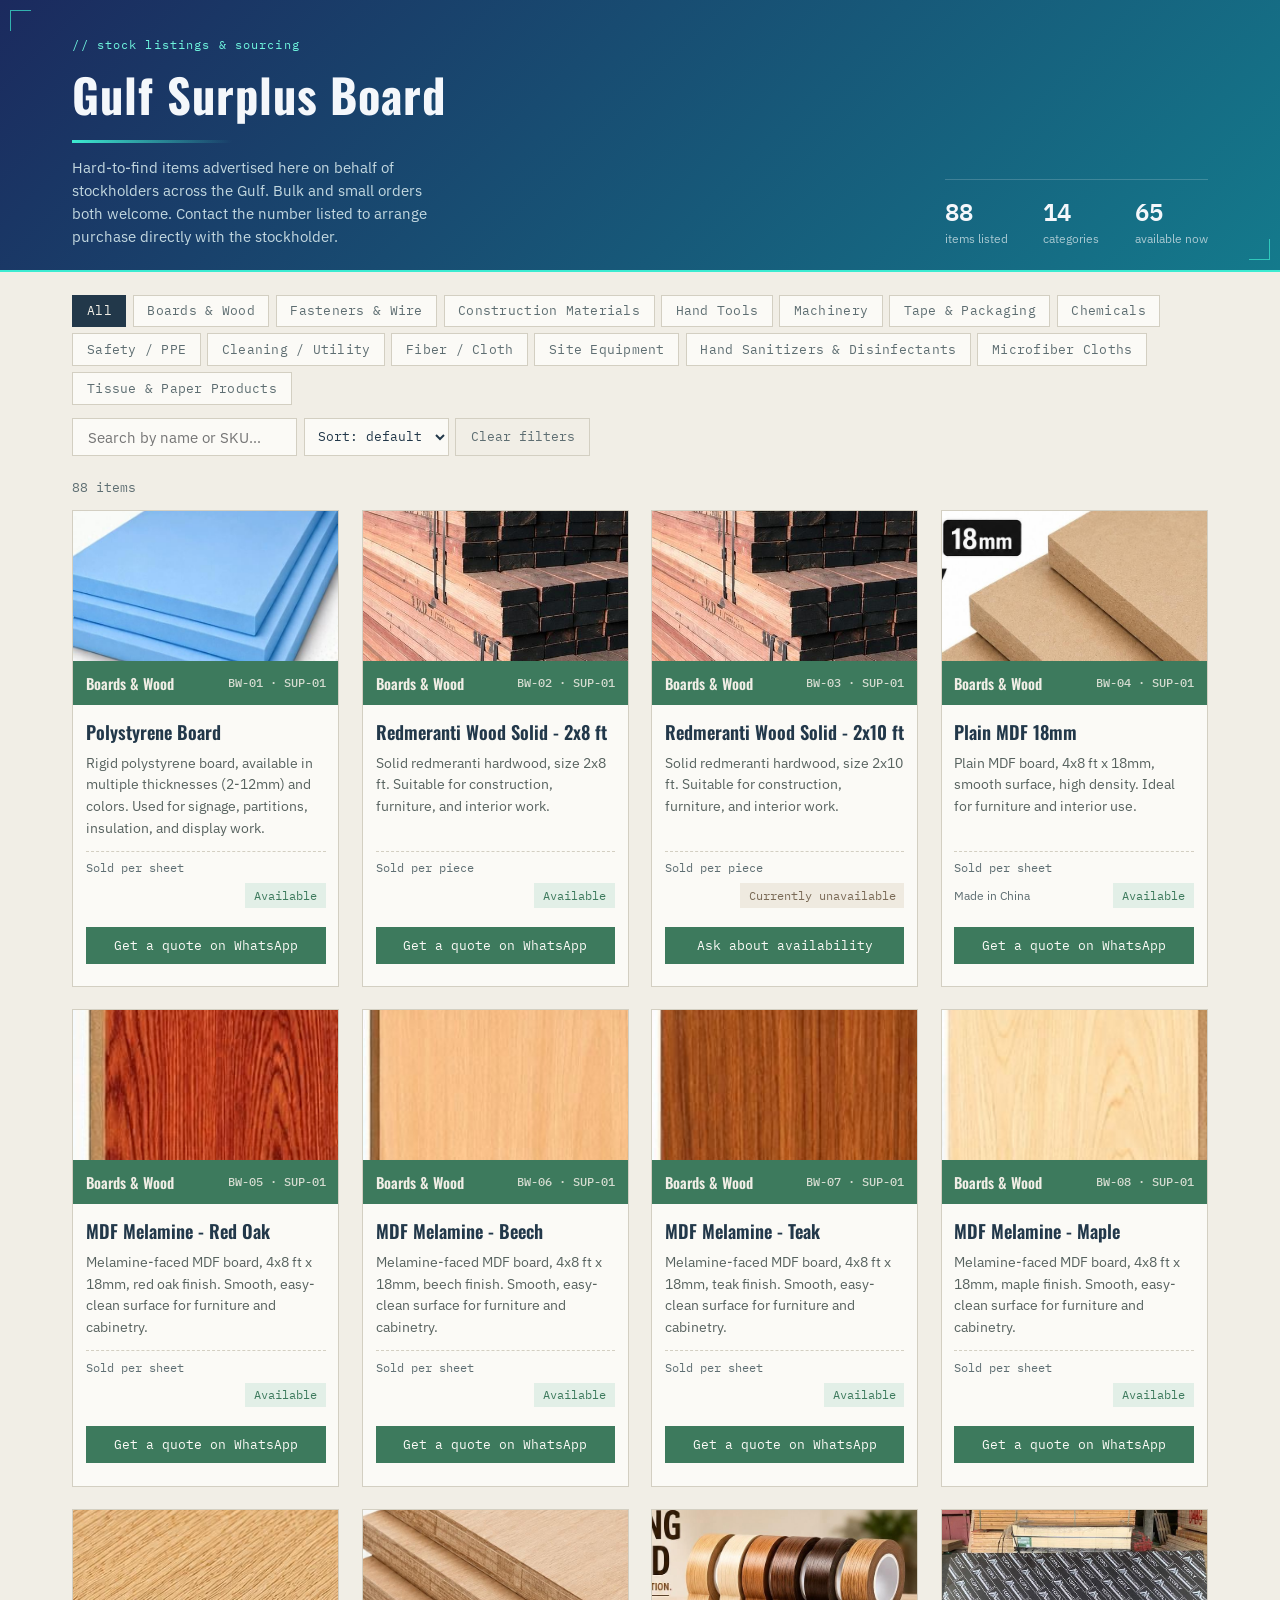
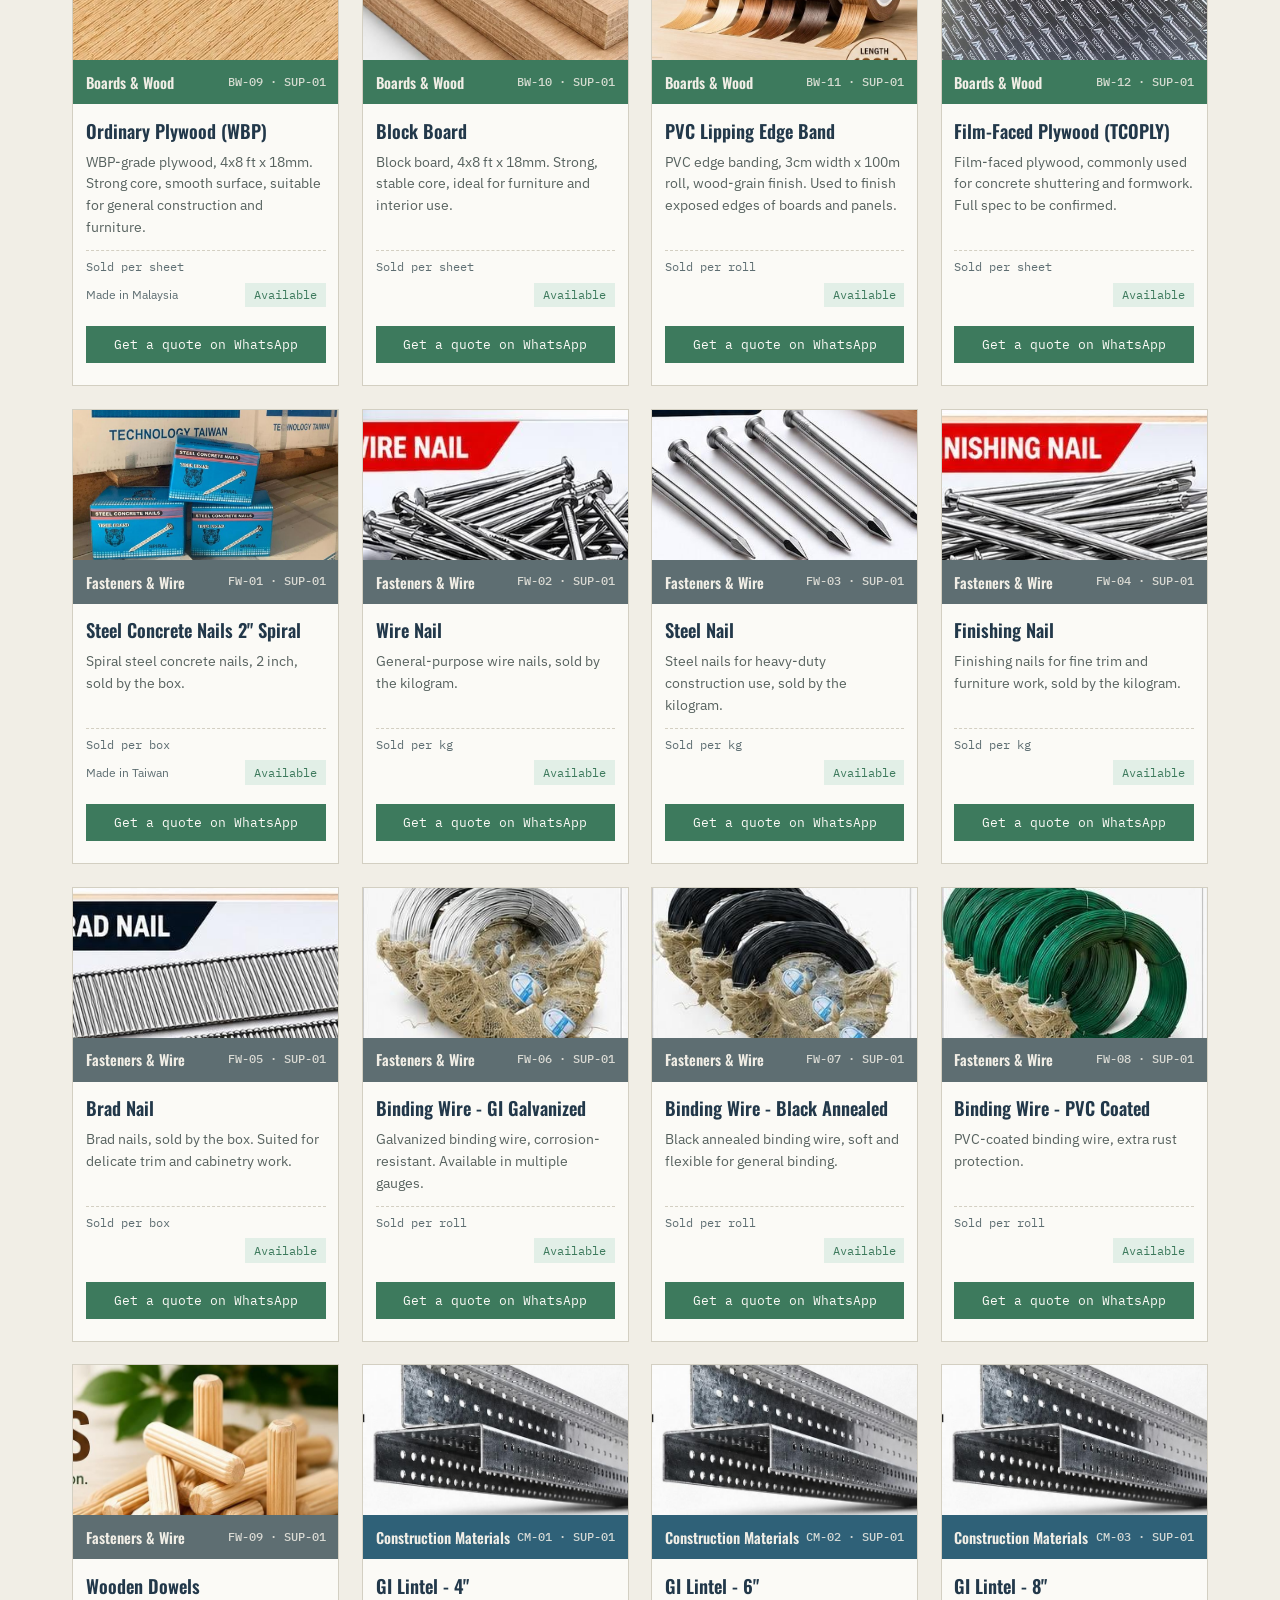
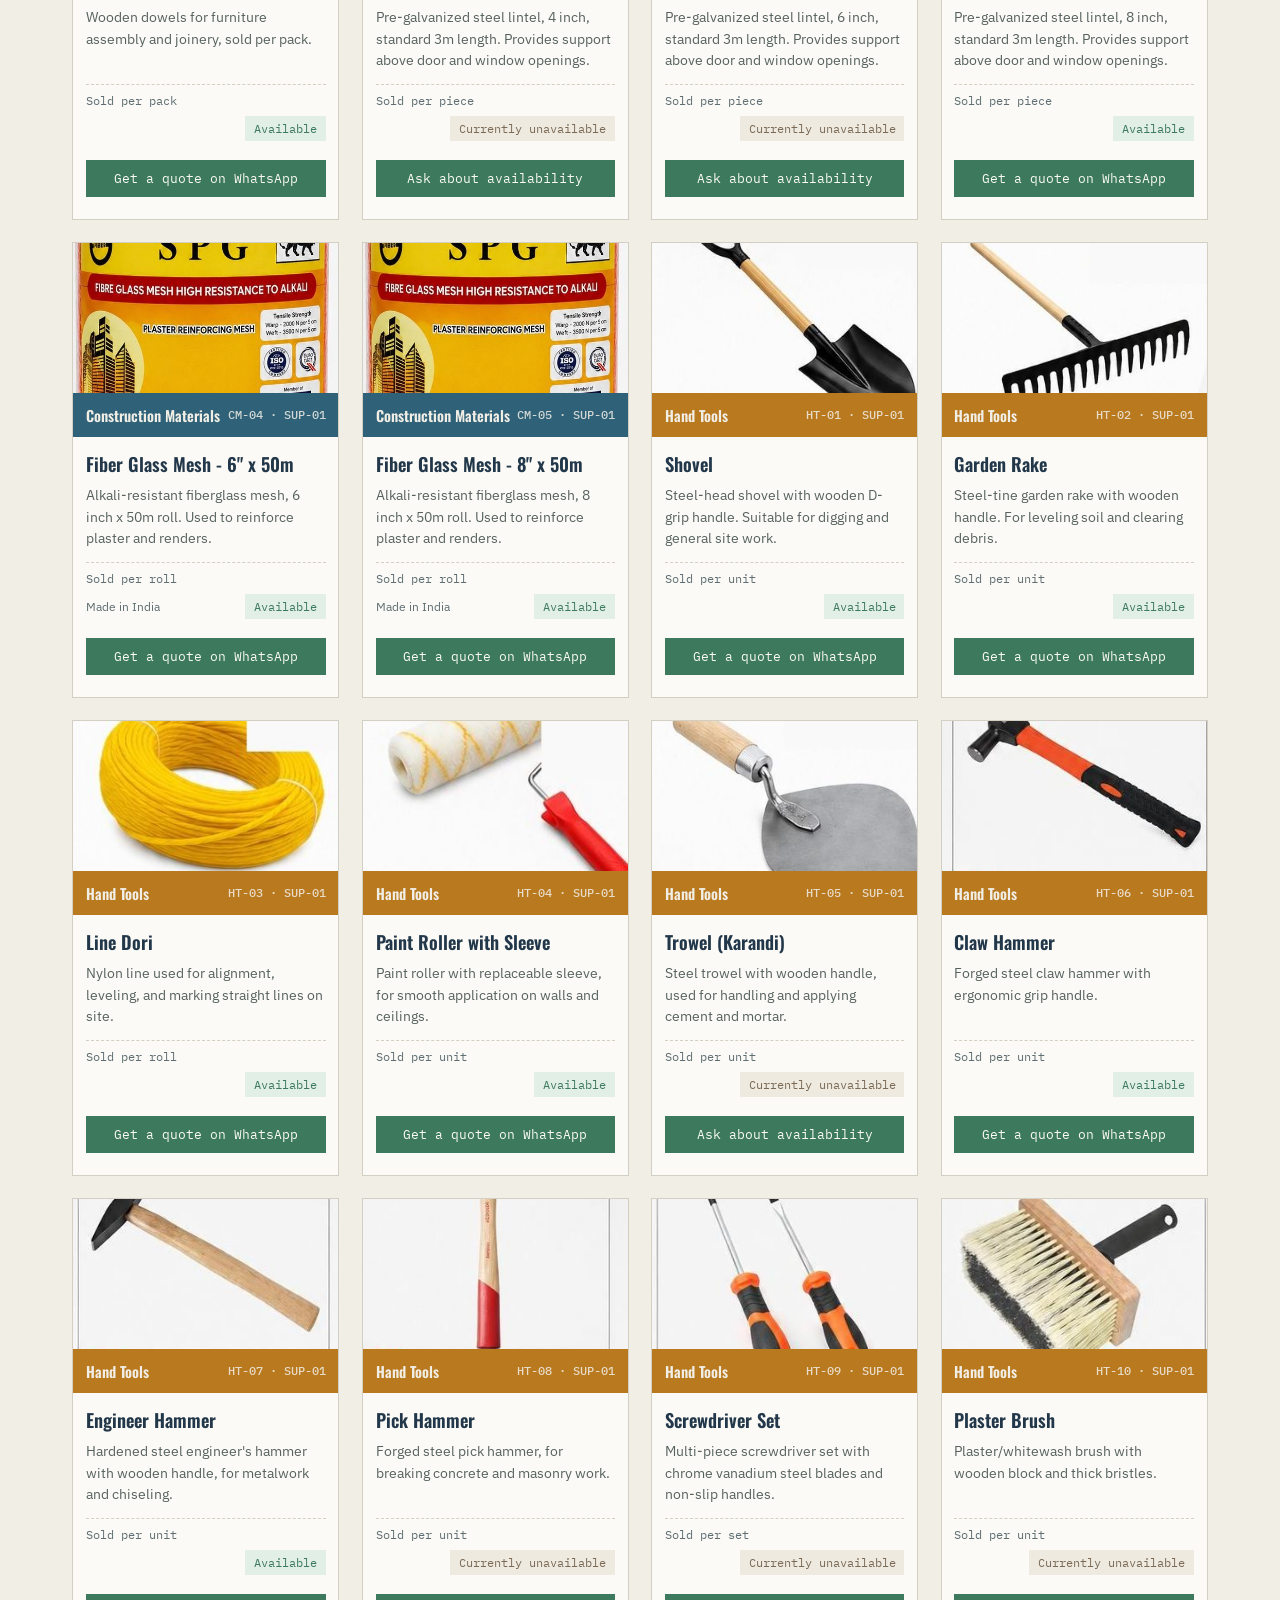
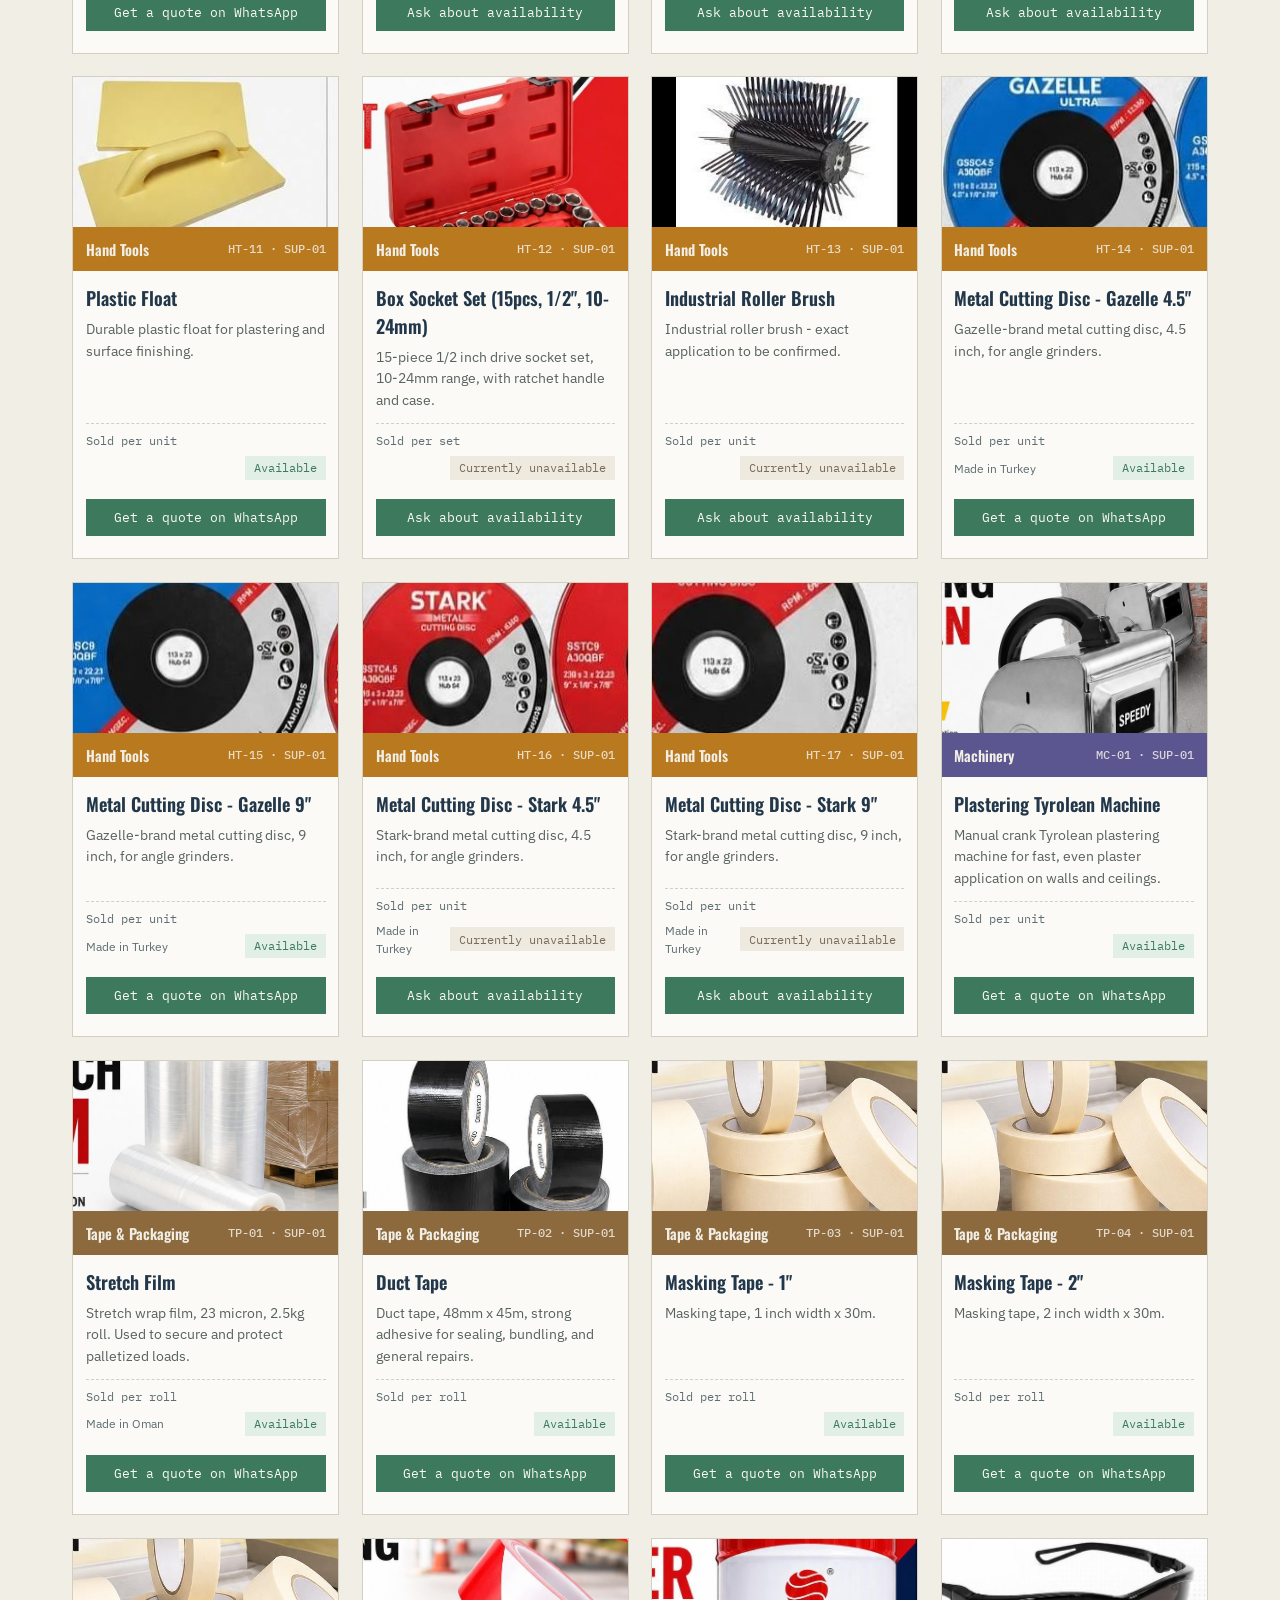
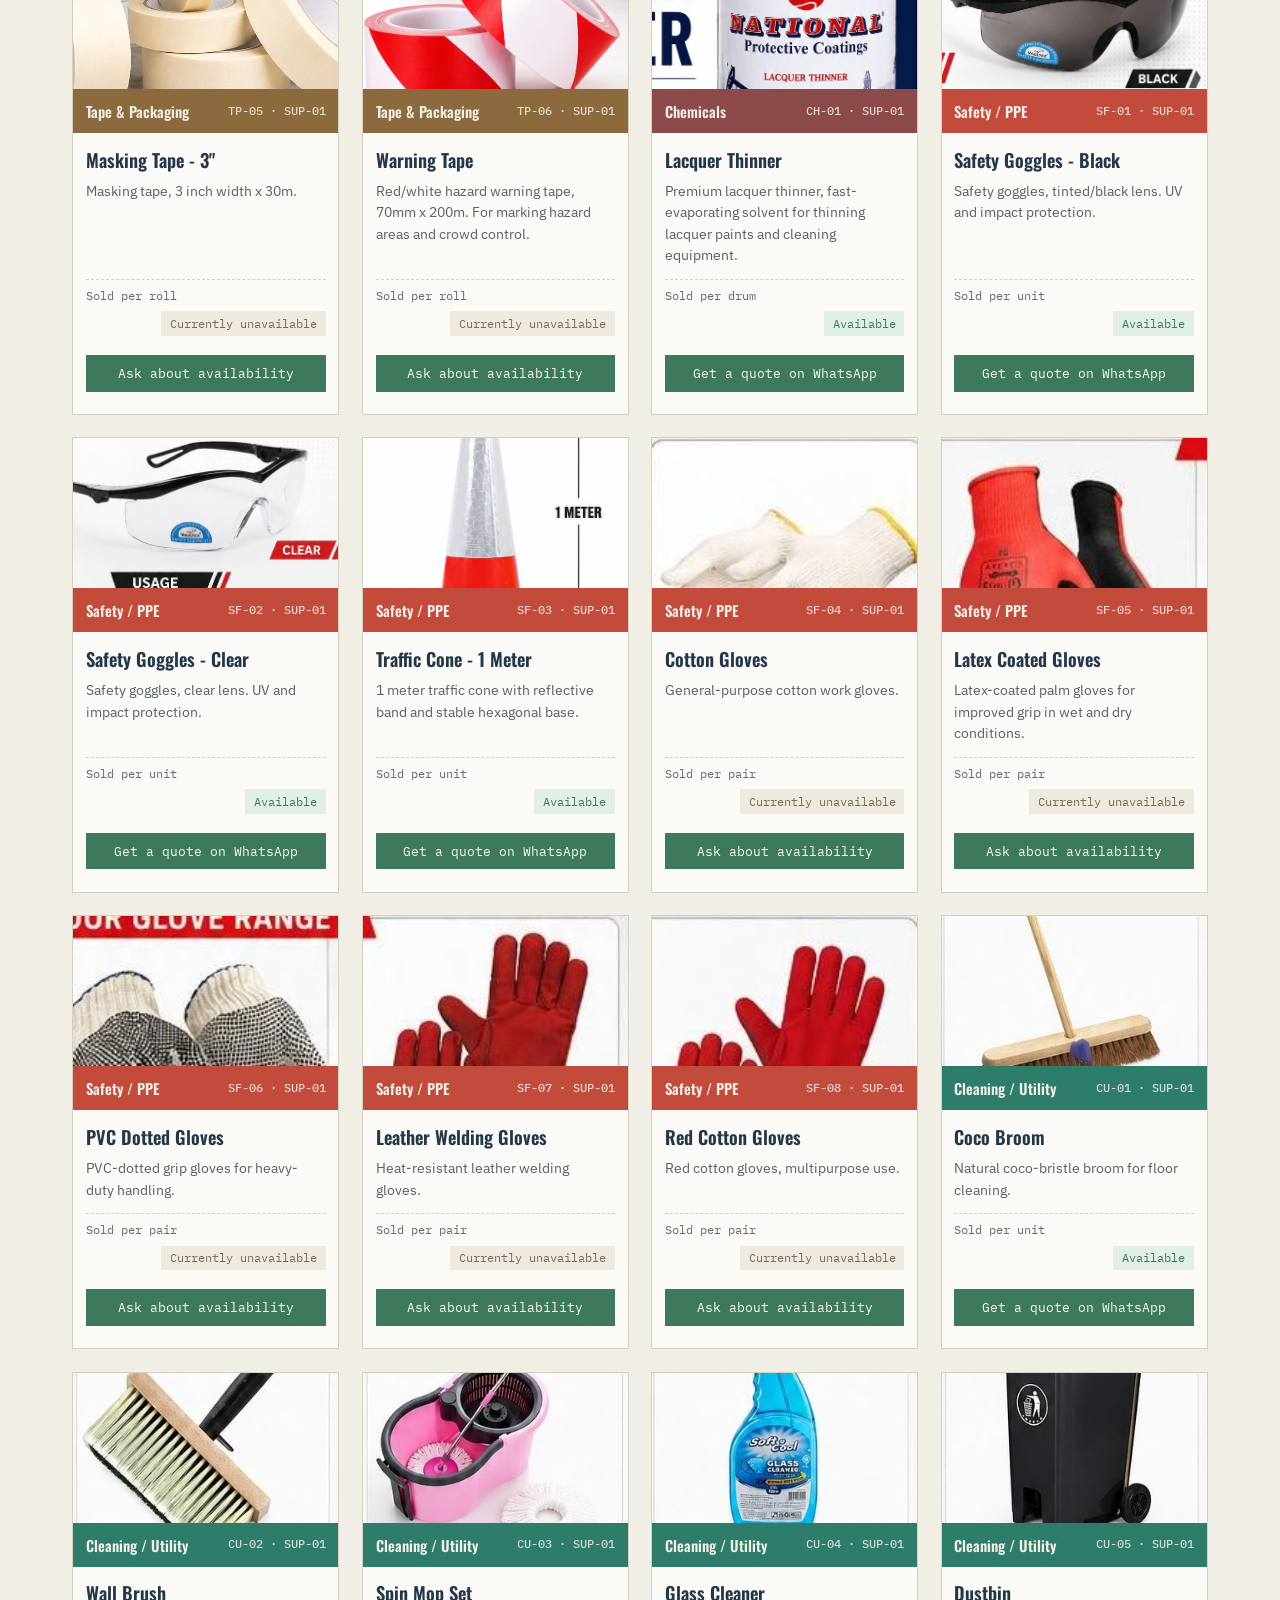
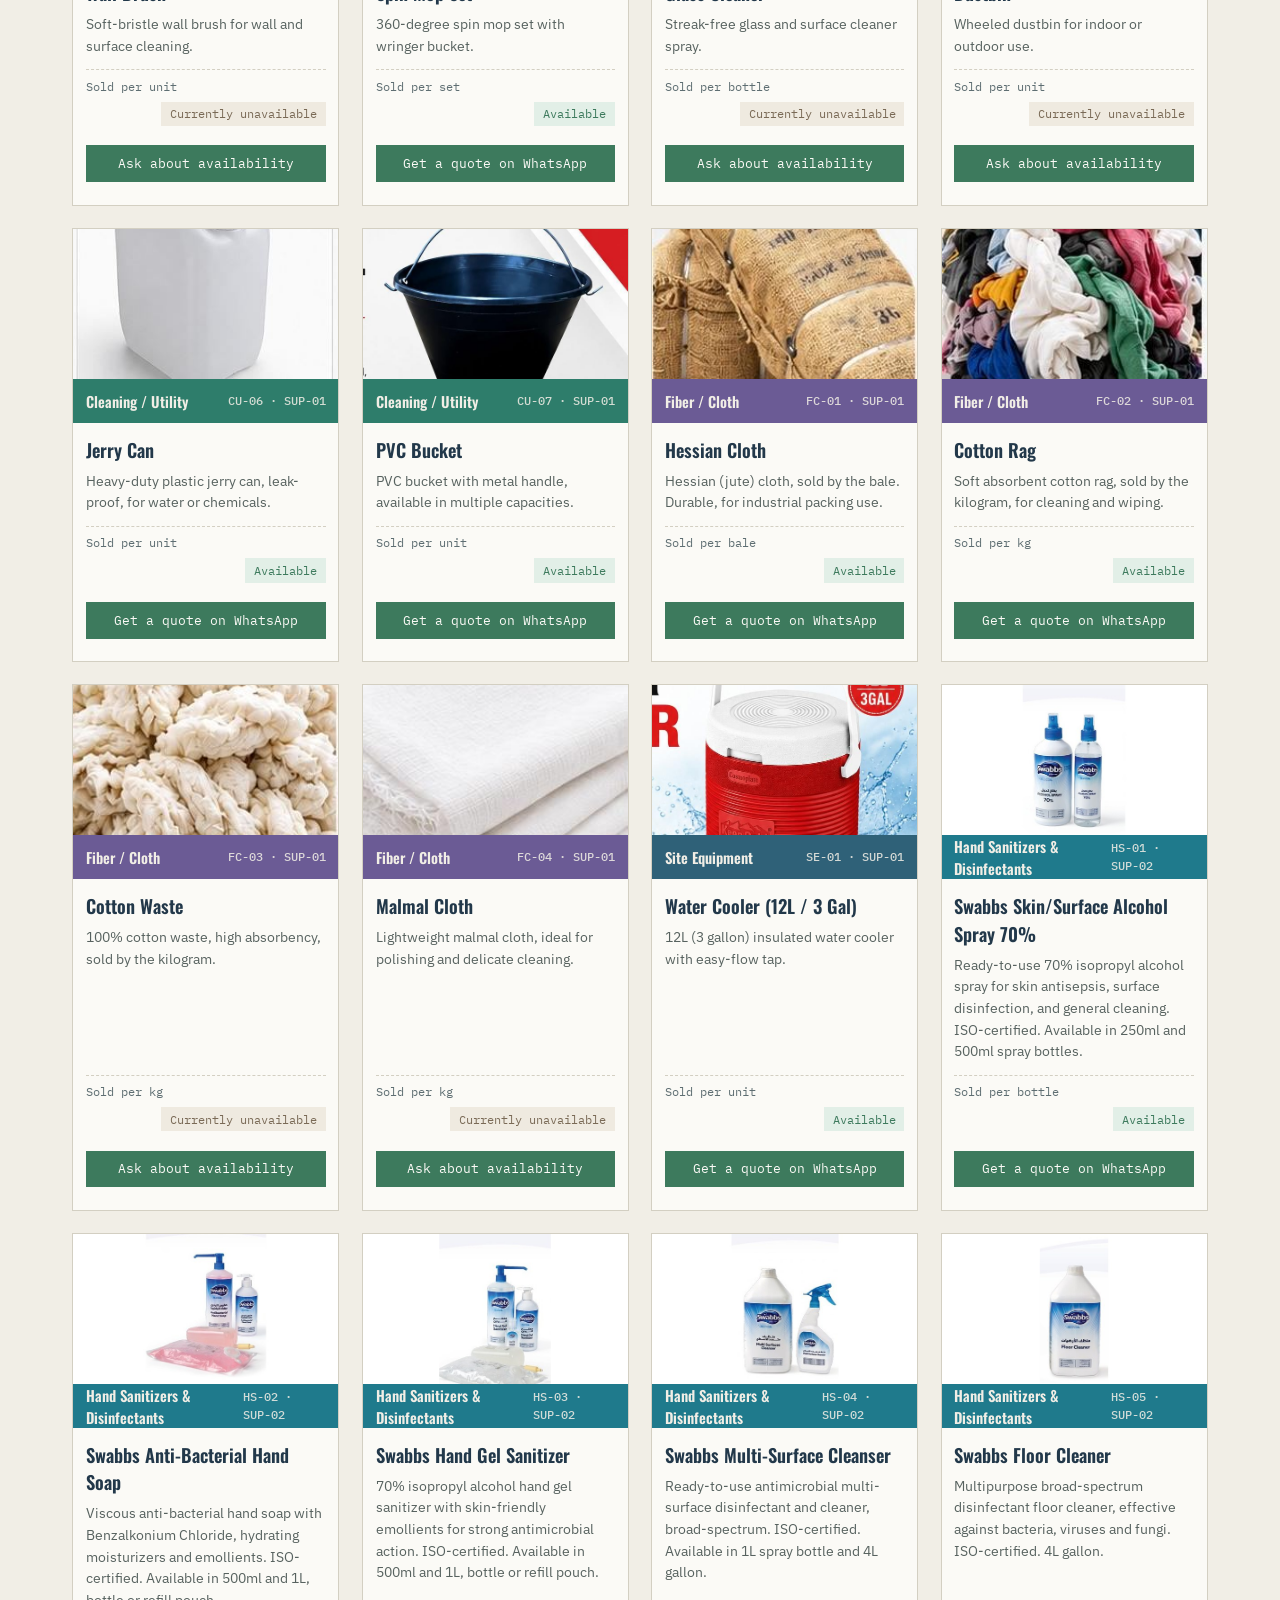
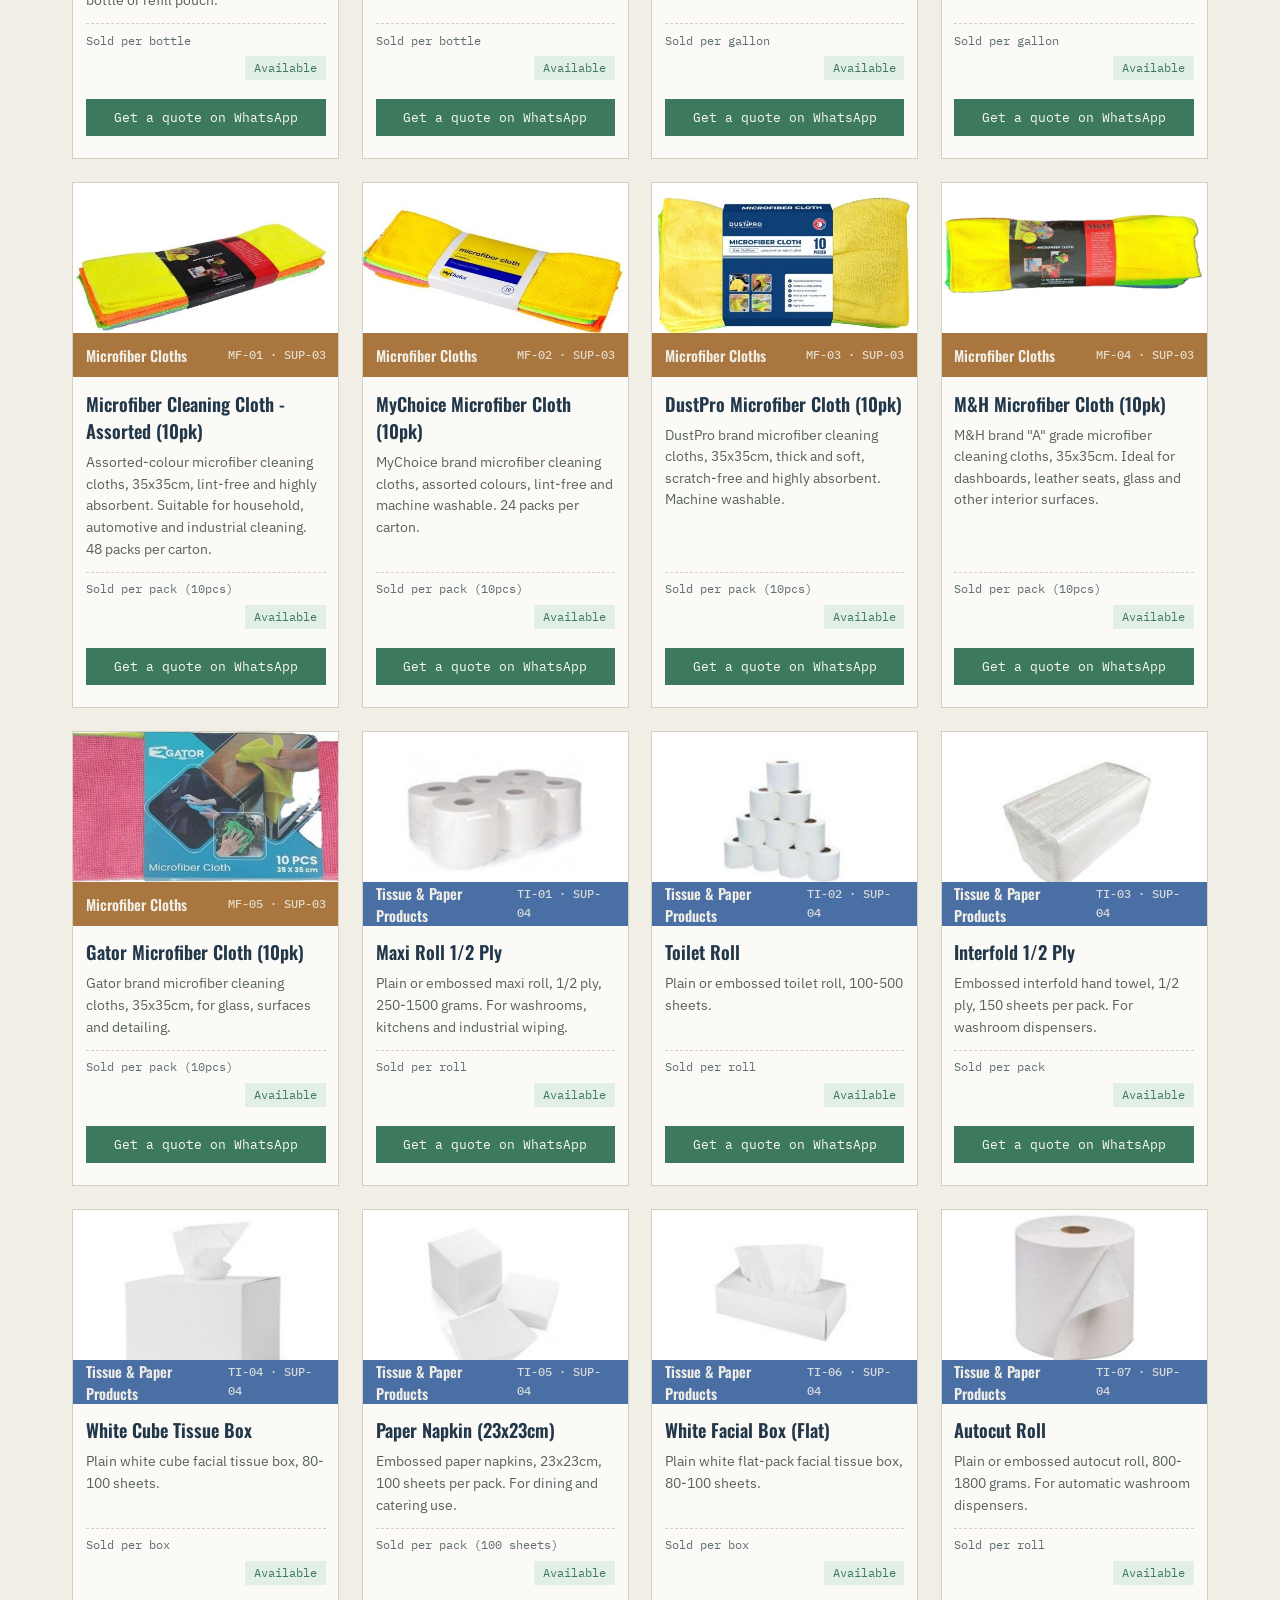
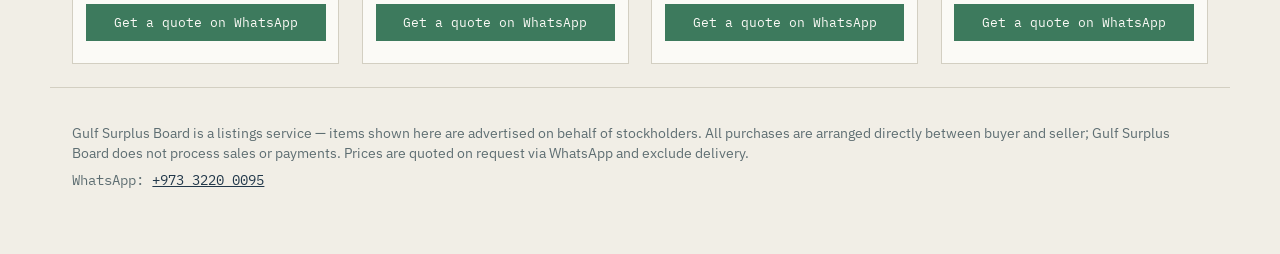
<file: index.html>
<!DOCTYPE html>
<html lang="en">
<head>
<meta charset="UTF-8">
<meta name="viewport" content="width=device-width, initial-scale=1.0">
<title>Gulf Surplus Board — Stock Listings</title>
<link rel="preconnect" href="https://fonts.googleapis.com">
<link href="https://fonts.googleapis.com/css2?family=Oswald:wght@500;600;700&family=IBM+Plex+Sans:wght@400;500&family=IBM+Plex+Mono:wght@500;600&display=swap" rel="stylesheet">
<link rel="stylesheet" href="style.css">
</head>
<body>

<header class="manifest-header">
  <div class="header-inner">
    <div class="brand-block">
      <p class="brand-eyebrow">// stock listings &amp; sourcing</p>
      <h1 class="brand-name">Gulf Surplus Board</h1>
      <div class="brand-underline"></div>
      <p class="tagline">Hard-to-find items advertised here on behalf of stockholders across the Gulf. Bulk and small orders both welcome. Contact the number listed to arrange purchase directly with the stockholder.</p>
    </div>
    <div class="stat-strip" id="stat-strip" aria-label="Catalog summary">
      <div class="stat"><span class="stat-value" id="stat-items">—</span><span class="stat-label">items listed</span></div>
      <div class="stat"><span class="stat-value" id="stat-categories">—</span><span class="stat-label">categories</span></div>
      <div class="stat"><span class="stat-value" id="stat-instock">—</span><span class="stat-label">available now</span></div>
    </div>
  </div>
</header>

<div class="controls">
  <nav class="category-tabs" id="category-tabs" aria-label="Filter by category"></nav>
  <div class="search-row">
    <input type="search" id="search-input" placeholder="Search by name or SKU…" aria-label="Search items">
    <select id="sort-select" aria-label="Sort items">
      <option value="default">Sort: default</option>
      <option value="name">Name (A–Z)</option>
    </select>
    <button type="button" id="clear-btn">Clear filters</button>
  </div>
</div>

<main>
  <p class="result-count" id="result-count"></p>
  <div class="grid" id="grid"></div>
  <p class="empty-state" id="empty-state" hidden>No items match that search. Try a different term or clear the filter.</p>
</main>

<footer class="site-footer">
  <p>Gulf Surplus Board is a listings service — items shown here are advertised on behalf of stockholders. All purchases are arranged directly between buyer and seller; Gulf Surplus Board does not process sales or payments. Prices are quoted on request via WhatsApp and exclude delivery.</p>
  <p class="footer-contact">WhatsApp: <a href="https://wa.me/97332200095">+973 3220 0095</a></p>
</footer>

<script src="script.js"></script>
</body>
</html>
</file>
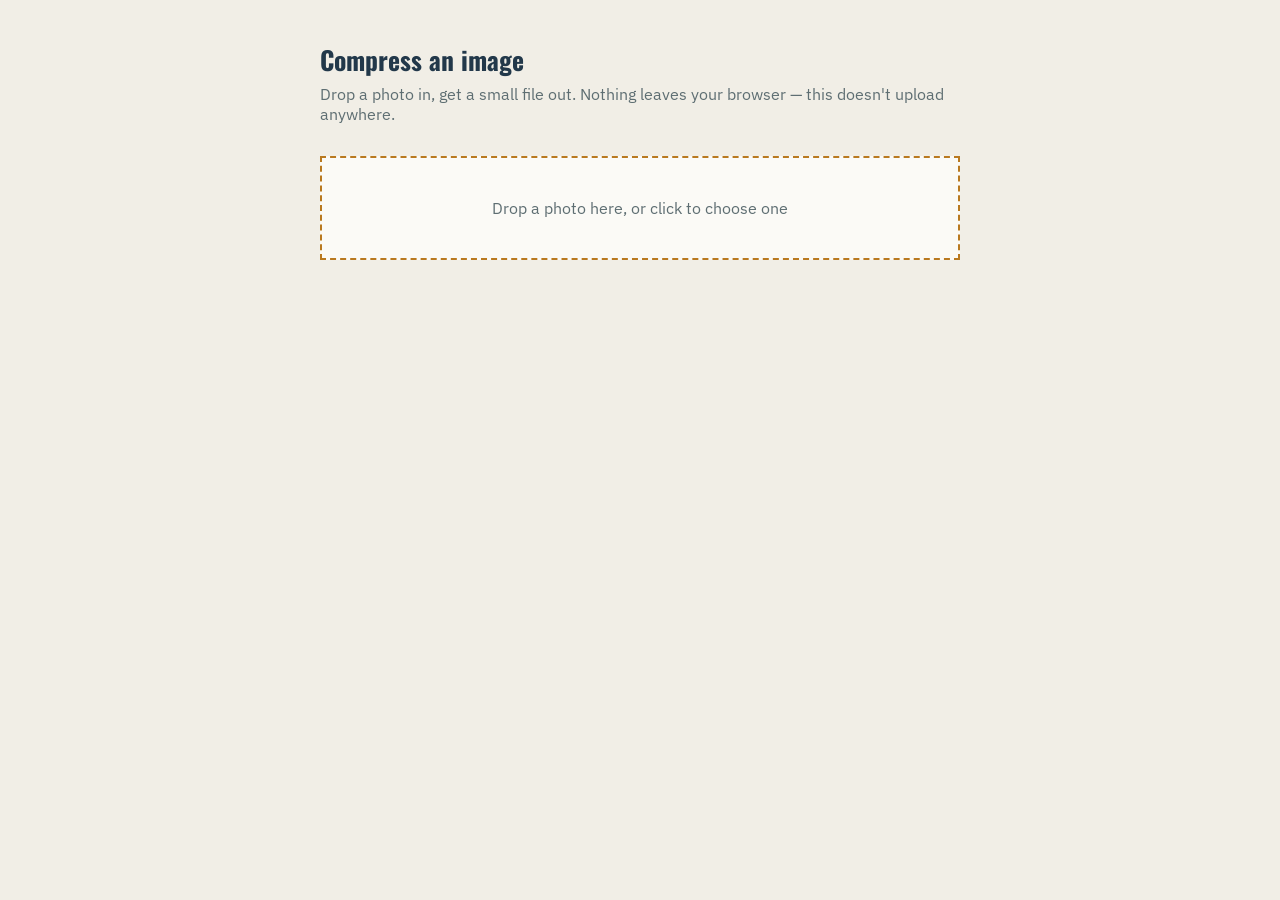
<file: compress-image.html>
<!DOCTYPE html>
<html lang="en">
<head>
<meta charset="UTF-8">
<meta name="viewport" content="width=device-width, initial-scale=1.0">
<title>Compress an image — Ledger Supply Co.</title>
<link href="https://fonts.googleapis.com/css2?family=Oswald:wght@600;700&family=IBM+Plex+Sans:wght@400;500&family=IBM+Plex+Mono:wght@500;600&display=swap" rel="stylesheet">
<style>
  body {
    font-family: 'IBM Plex Sans', sans-serif;
    background: #F1EEE6;
    color: #22384A;
    max-width: 640px;
    margin: 0 auto;
    padding: 2.5rem 1.5rem 4rem;
  }
  h1 {
    font-family: 'Oswald', sans-serif;
    font-weight: 700;
    font-size: 1.6rem;
    margin: 0 0 0.4rem;
  }
  p.sub { color: #5E6E72; margin: 0 0 2rem; }
  .drop-zone {
    border: 2px dashed #B9791F;
    background: #FBFAF6;
    padding: 2.5rem 1.5rem;
    text-align: center;
    cursor: pointer;
  }
  .drop-zone.dragover { background: #F6E8CC; }
  .drop-zone p { margin: 0; color: #5E6E72; }
  input[type="file"] { display: none; }
  .controls {
    margin-top: 1.5rem;
    display: none;
  }
  .controls.visible { display: block; }
  label {
    font-family: 'IBM Plex Mono', monospace;
    font-size: 0.82rem;
    color: #5E6E72;
    display: block;
    margin-bottom: 0.3rem;
  }
  input[type="range"] { width: 100%; }
  .row { display: flex; gap: 1.5rem; margin-bottom: 1.2rem; }
  .row > div { flex: 1; }
  .preview-row {
    display: flex;
    gap: 1rem;
    margin: 1.5rem 0;
  }
  .preview-col { flex: 1; text-align: center; }
  .preview-col img {
    width: 100%;
    max-height: 220px;
    object-fit: contain;
    background: #FBFAF6;
    border: 1px solid #D3CFC2;
  }
  .preview-col .size-label {
    font-family: 'IBM Plex Mono', monospace;
    font-size: 0.8rem;
    color: #5E6E72;
    margin-top: 0.4rem;
  }
  .savings {
    font-family: 'IBM Plex Mono', monospace;
    font-weight: 600;
    color: #3D7A5D;
  }
  button, .download-btn {
    font-family: 'IBM Plex Mono', monospace;
    font-size: 0.9rem;
    background: #22384A;
    color: #F1EEE6;
    border: none;
    padding: 0.7rem 1.4rem;
    cursor: pointer;
    text-decoration: none;
    display: inline-block;
  }
  button:hover, .download-btn:hover { background: #1A2C3A; }
  .filename-row { margin-top: 1rem; }
  .filename-row input[type="text"] {
    font-family: 'IBM Plex Mono', monospace;
    padding: 0.5rem 0.7rem;
    border: 1px solid #D3CFC2;
    width: 100%;
    background: #FBFAF6;
    color: #22384A;
  }
</style>
</head>
<body>

<h1>Compress an image</h1>
<p class="sub">Drop a photo in, get a small file out. Nothing leaves your browser — this doesn't upload anywhere.</p>

<div class="drop-zone" id="drop-zone">
  <p>Drop a photo here, or click to choose one</p>
  <input type="file" id="file-input" accept="image/*">
</div>

<div class="controls" id="controls">
  <div class="row">
    <div>
      <label for="max-width">Max width (px)</label>
      <input type="range" id="max-width" min="400" max="1600" step="100" value="900">
      <span id="max-width-val" style="font-family:'IBM Plex Mono',monospace; font-size:0.82rem;">900px</span>
    </div>
    <div>
      <label for="quality">JPEG quality</label>
      <input type="range" id="quality" min="0.3" max="0.95" step="0.05" value="0.72">
      <span id="quality-val" style="font-family:'IBM Plex Mono',monospace; font-size:0.82rem;">0.72</span>
    </div>
  </div>

  <div class="preview-row">
    <div class="preview-col">
      <img id="original-preview" alt="Original">
      <div class="size-label" id="original-size"></div>
    </div>
    <div class="preview-col">
      <img id="compressed-preview" alt="Compressed">
      <div class="size-label" id="compressed-size"></div>
    </div>
  </div>

  <p class="savings" id="savings-label"></p>

  <div class="filename-row">
    <label for="filename">Save as (goes in your /images folder)</label>
    <input type="text" id="filename" value="item.jpg">
  </div>

  <div style="margin-top:1rem;">
    <a class="download-btn" id="download-btn" download="item.jpg">Download compressed image</a>
  </div>
</div>

<script>
const dropZone = document.getElementById('drop-zone');
const fileInput = document.getElementById('file-input');
const controls = document.getElementById('controls');
const maxWidthSlider = document.getElementById('max-width');
const qualitySlider = document.getElementById('quality');
const maxWidthVal = document.getElementById('max-width-val');
const qualityVal = document.getElementById('quality-val');
const originalPreview = document.getElementById('original-preview');
const compressedPreview = document.getElementById('compressed-preview');
const originalSize = document.getElementById('original-size');
const compressedSize = document.getElementById('compressed-size');
const savingsLabel = document.getElementById('savings-label');
const filenameInput = document.getElementById('filename');
const downloadBtn = document.getElementById('download-btn');

let currentImage = null;
let originalBytes = 0;

dropZone.addEventListener('click', () => fileInput.click());
dropZone.addEventListener('dragover', (e) => { e.preventDefault(); dropZone.classList.add('dragover'); });
dropZone.addEventListener('dragleave', () => dropZone.classList.remove('dragover'));
dropZone.addEventListener('drop', (e) => {
  e.preventDefault();
  dropZone.classList.remove('dragover');
  if (e.dataTransfer.files.length) handleFile(e.dataTransfer.files[0]);
});
fileInput.addEventListener('change', (e) => {
  if (e.target.files.length) handleFile(e.target.files[0]);
});

function handleFile(file) {
  if (!file.type.startsWith('image/')) return;
  originalBytes = file.size;
  const reader = new FileReader();
  reader.onload = (e) => {
    const img = new Image();
    img.onload = () => {
      currentImage = img;
      originalPreview.src = e.target.result;
      originalSize.textContent = 'Original — ' + formatBytes(originalBytes);
      controls.classList.add('visible');
      const baseName = file.name.replace(/\.[^/.]+$/, '').toLowerCase().replace(/[^a-z0-9-]/g, '-');
      filenameInput.value = baseName + '.jpg';
      compress();
    };
    img.src = e.target.result;
  };
  reader.readAsDataURL(file);
}

function compress() {
  if (!currentImage) return;
  const maxWidth = parseInt(maxWidthSlider.value, 10);
  const quality = parseFloat(qualitySlider.value);

  let { width, height } = currentImage;
  if (width > maxWidth) {
    height = Math.round(height * (maxWidth / width));
    width = maxWidth;
  }

  const canvas = document.createElement('canvas');
  canvas.width = width;
  canvas.height = height;
  const ctx = canvas.getContext('2d');
  ctx.drawImage(currentImage, 0, 0, width, height);

  canvas.toBlob((blob) => {
    const url = URL.createObjectURL(blob);
    compressedPreview.src = url;
    compressedSize.textContent = 'Compressed — ' + formatBytes(blob.size);
    const pct = originalBytes > 0 ? Math.round((1 - blob.size / originalBytes) * 100) : 0;
    savingsLabel.textContent = pct > 0 ? pct + '% smaller' : '';
    downloadBtn.href = url;
    downloadBtn.download = filenameInput.value || 'item.jpg';
  }, 'image/jpeg', quality);
}

maxWidthSlider.addEventListener('input', () => {
  maxWidthVal.textContent = maxWidthSlider.value + 'px';
  compress();
});
qualitySlider.addEventListener('input', () => {
  qualityVal.textContent = qualitySlider.value;
  compress();
});
filenameInput.addEventListener('input', () => {
  downloadBtn.download = filenameInput.value || 'item.jpg';
});
</script>

</body>
</html>
</file>
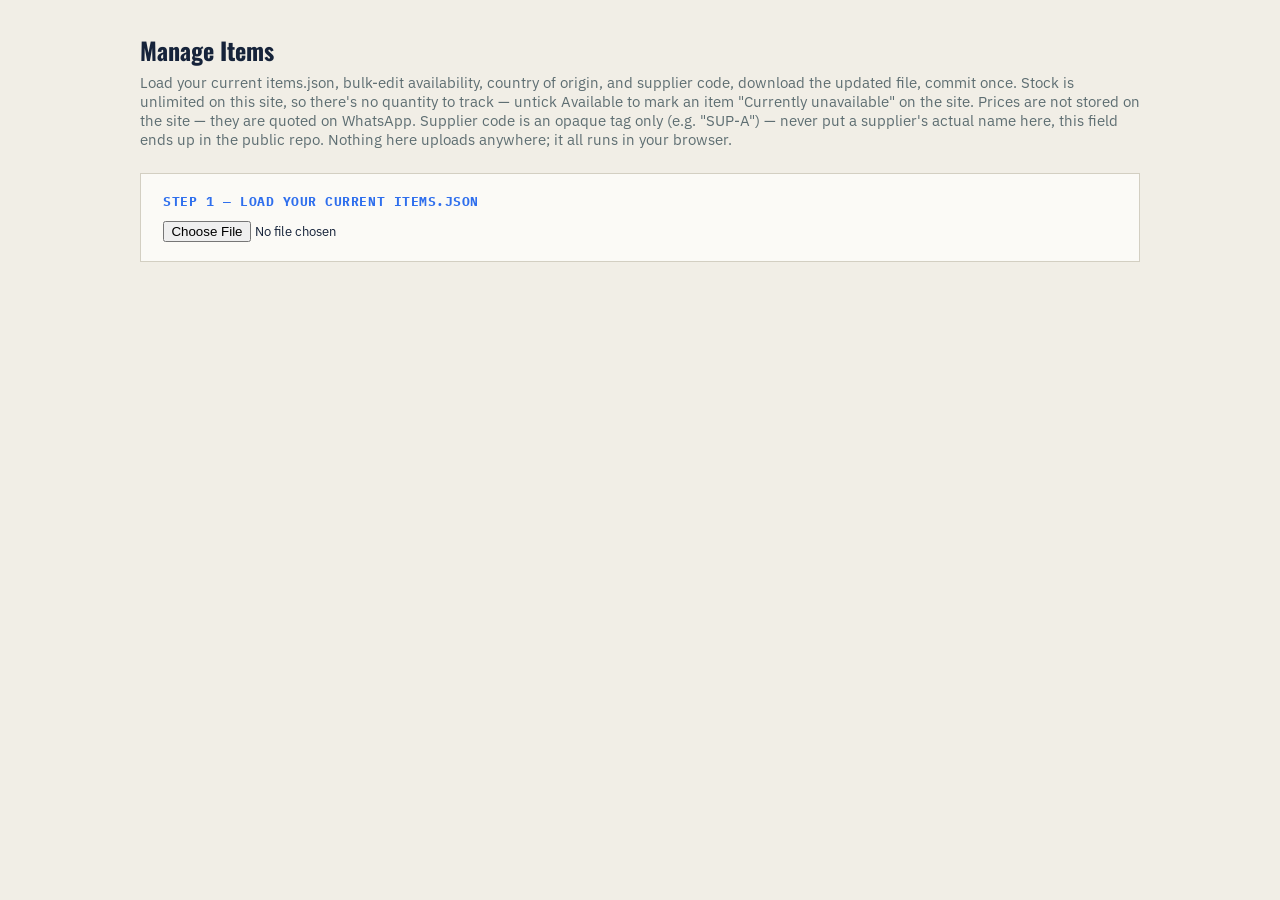
<file: manage-items.html>
<!DOCTYPE html>
<html lang="en">
<head>
<meta charset="UTF-8">
<meta name="viewport" content="width=device-width, initial-scale=1.0">
<title>Manage Items — Gulf Surplus Board</title>
<link href="https://fonts.googleapis.com/css2?family=Oswald:wght@600;700&family=IBM+Plex+Sans:wght@400;500&family=IBM+Plex+Mono:wght@500;600&display=swap" rel="stylesheet">
<style>
  body {
    font-family: 'IBM Plex Sans', sans-serif;
    background: #F1EEE6;
    color: #16233A;
    max-width: 1000px;
    margin: 0 auto;
    padding: 2rem 1.5rem 4rem;
  }
  h1 {
    font-family: 'Oswald', sans-serif;
    font-weight: 700;
    font-size: 1.5rem;
    margin: 0 0 0.3rem;
  }
  p.sub { color: #5E6E72; margin: 0 0 1.5rem; font-size: 0.92rem; }

  .step {
    background: #FBFAF6;
    border: 1px solid #D3CFC2;
    padding: 1.2rem 1.4rem;
    margin-bottom: 1.2rem;
  }
  .step h2 {
    font-family: 'IBM Plex Mono', monospace;
    font-size: 0.82rem;
    letter-spacing: 0.04em;
    color: #2F6FED;
    margin: 0 0 0.6rem;
    text-transform: uppercase;
  }

  input[type="file"] { font-family: 'IBM Plex Sans', sans-serif; }

  #toolbar {
    display: none;
    gap: 0.6rem;
    margin-bottom: 1rem;
    flex-wrap: wrap;
    align-items: center;
  }
  #toolbar.visible { display: flex; }
  #search {
    font-family: 'IBM Plex Sans', sans-serif;
    padding: 0.5rem 0.8rem;
    border: 1px solid #D3CFC2;
    background: #FBFAF6;
    flex: 1;
    min-width: 180px;
  }
  #summary {
    font-family: 'IBM Plex Mono', monospace;
    font-size: 0.8rem;
    color: #5E6E72;
  }

  table {
    width: 100%;
    border-collapse: collapse;
    background: #FBFAF6;
    display: none;
  }
  table.visible { display: table; }
  th, td {
    border: 1px solid #D3CFC2;
    padding: 0.5rem 0.6rem;
    text-align: left;
    font-size: 0.86rem;
  }
  th {
    font-family: 'IBM Plex Mono', monospace;
    font-size: 0.72rem;
    letter-spacing: 0.03em;
    background: #16233A;
    color: #F1EEE6;
    position: sticky;
    top: 0;
  }
  tr.row-hidden { display: none; }
  tr.no-price { background: #F3E7E4; }

  td.sku, td.category { font-family: 'IBM Plex Mono', monospace; font-size: 0.76rem; color: #5E6E72; }

  input.price-input, input.country-input, input.supplier-input {
    font-family: 'IBM Plex Mono', monospace;
    font-size: 0.88rem;
    padding: 0.3rem 0.4rem;
    border: 1px solid #D3CFC2;
  }
  input.price-input { width: 80px; text-align: right; }
  input.country-input { width: 110px; }
  input.supplier-input { width: 90px; }
  input.changed { border-color: #2F6FED; background: #EAF1FF; }

  .clear-btn {
    font-family: 'IBM Plex Mono', monospace;
    font-size: 0.72rem;
    border: 1px solid #D3CFC2;
    background: #FBFAF6;
    padding: 0.3rem 0.5rem;
    cursor: pointer;
  }
  .clear-btn:hover { border-color: #953B29; color: #953B29; }

  #download-row {
    margin-top: 1.4rem;
    display: none;
  }
  #download-row.visible { display: block; }

  button#download-btn {
    font-family: 'IBM Plex Mono', monospace;
    font-size: 0.92rem;
    background: #16233A;
    color: #F1EEE6;
    border: none;
    padding: 0.75rem 1.4rem;
    cursor: pointer;
  }
  button#download-btn:hover { background: #0F1A2C; }

  .error {
    color: #953B29;
    font-family: 'IBM Plex Mono', monospace;
    font-size: 0.85rem;
  }
</style>
</head>
<body>

<h1>Manage Items</h1>
<p class="sub">Load your current items.json, bulk-edit availability, country of origin, and supplier code, download the updated file, commit once. Stock is unlimited on this site, so there's no quantity to track — untick Available to mark an item "Currently unavailable" on the site. Prices are not stored on the site — they are quoted on WhatsApp. Supplier code is an opaque tag only (e.g. "SUP-A") — never put a supplier's actual name here, this field ends up in the public repo. Nothing here uploads anywhere; it all runs in your browser.</p>

<div class="step">
  <h2>Step 1 — load your current items.json</h2>
  <input type="file" id="file-input" accept=".json,application/json">
  <p id="load-error" class="error" style="display:none;"></p>
</div>

<div id="toolbar">
  <input type="search" id="search" placeholder="Search by name, SKU, category, or country…">
  <span id="summary"></span>
</div>

<table id="items-table">
  <thead>
    <tr>
      <th>Item</th>
      <th>SKU</th>
      <th>Category</th>
      <th>Available</th>
      <th>Country</th>
      <th>Supplier Code</th>
      <th></th>
    </tr>
  </thead>
  <tbody id="table-body"></tbody>
</table>

<div id="download-row">
  <button id="download-btn">Download updated items.json</button>
</div>

<script>
let ITEMS = [];
let originalState = new Map();

const fileInput = document.getElementById('file-input');
const loadError = document.getElementById('load-error');
const toolbar = document.getElementById('toolbar');
const table = document.getElementById('items-table');
const tbody = document.getElementById('table-body');
const searchInput = document.getElementById('search');
const summary = document.getElementById('summary');
const downloadRow = document.getElementById('download-row');
const downloadBtn = document.getElementById('download-btn');

fileInput.addEventListener('change', (e) => {
  const file = e.target.files[0];
  if (!file) return;
  const reader = new FileReader();
  reader.onload = (ev) => {
    try {
      const data = JSON.parse(ev.target.result);
      if (!Array.isArray(data)) throw new Error('File is not a list of items.');
      ITEMS = data;
      originalState = new Map(ITEMS.map((it, i) => [i, { available: it.available !== false, country: it.country || '', supplierCode: it.supplierCode || '' }]));
      loadError.style.display = 'none';
      renderTable();
      toolbar.classList.add('visible');
      table.classList.add('visible');
      downloadRow.classList.add('visible');
    } catch (err) {
      loadError.textContent = 'Could not read that file — make sure it\'s your items.json. (' + err.message + ')';
      loadError.style.display = 'block';
    }
  };
  reader.readAsText(file);
});

function renderTable() {
  tbody.innerHTML = '';
  ITEMS.forEach((item, index) => {
    const tr = document.createElement('tr');
    tr.dataset.index = index;
    tr.dataset.search = (item.name + ' ' + item.sku + ' ' + item.category + ' ' + (item.country || '') + ' ' + (item.supplierCode || '')).toLowerCase();
    if (item.available === false) tr.classList.add('no-price');

    tr.innerHTML = `
      <td>${item.name}</td>
      <td class="sku">${item.sku}</td>
      <td class="category">${item.category}</td>
      <td><input type="checkbox" class="price-input" data-index="${index}" ${item.available !== false ? 'checked' : ''}></td>
      <td><input type="text" class="country-input" data-index="${index}" value="${item.country || ''}" placeholder="—"></td>
      <td><input type="text" class="supplier-input" data-index="${index}" value="${item.supplierCode || ''}" placeholder="—"></td>
      <td><button class="clear-btn" data-index="${index}">Mark unavailable</button></td>
    `;
    tbody.appendChild(tr);
  });
  attachRowEvents();
  updateSummary();
}

function attachRowEvents() {
  document.querySelectorAll('.price-input').forEach(input => {
    input.addEventListener('change', () => {
      const idx = parseInt(input.dataset.index, 10);
      ITEMS[idx].available = input.checked;
      markRow(idx);
    });
  });
  document.querySelectorAll('.country-input').forEach(input => {
    input.addEventListener('input', () => {
      const idx = parseInt(input.dataset.index, 10);
      const val = input.value.trim();
      if (val === '') {
        delete ITEMS[idx].country;
      } else {
        ITEMS[idx].country = val;
      }
      markRow(idx);
    });
  });
  document.querySelectorAll('.supplier-input').forEach(input => {
    input.addEventListener('input', () => {
      const idx = parseInt(input.dataset.index, 10);
      const val = input.value.trim();
      if (val === '') {
        delete ITEMS[idx].supplierCode;
      } else {
        ITEMS[idx].supplierCode = val;
      }
      markRow(idx);
    });
  });
  document.querySelectorAll('.clear-btn').forEach(btn => {
    btn.addEventListener('click', () => {
      const idx = parseInt(btn.dataset.index, 10);
      ITEMS[idx].available = false;
      const input = document.querySelector(`.price-input[data-index="${idx}"]`);
      input.checked = false;
      markRow(idx);
    });
  });
}

function markRow(idx) {
  const orig = originalState.get(idx);
  const priceInput = document.querySelector(`.price-input[data-index="${idx}"]`);
  const countryInput = document.querySelector(`.country-input[data-index="${idx}"]`);
  const supplierInput = document.querySelector(`.supplier-input[data-index="${idx}"]`);
  const tr = priceInput.closest('tr');

  const priceChanged = ITEMS[idx].available !== orig.available;
  const countryChanged = (ITEMS[idx].country || '') !== orig.country;
  const supplierChanged = (ITEMS[idx].supplierCode || '') !== orig.supplierCode;

  priceInput.classList.toggle('changed', priceChanged);
  countryInput.classList.toggle('changed', countryChanged);
  supplierInput.classList.toggle('changed', supplierChanged);
  tr.classList.toggle('no-price', ITEMS[idx].available === false);

  updateSummary();
}

function updateSummary() {
  const total = ITEMS.length;
  const unavailable = ITEMS.filter(i => i.available === false).length;
  const changed = ITEMS.filter((i, idx) => {
    const orig = originalState.get(idx);
    return i.available !== orig.available
      || (i.country || '') !== orig.country
      || (i.supplierCode || '') !== orig.supplierCode;
  }).length;
  summary.textContent = `${total} items — ${unavailable} unavailable — ${changed} changed`;
}

searchInput.addEventListener('input', () => {
  const term = searchInput.value.trim().toLowerCase();
  document.querySelectorAll('#table-body tr').forEach(tr => {
    tr.classList.toggle('row-hidden', term && !tr.dataset.search.includes(term));
  });
});

downloadBtn.addEventListener('click', () => {
  const blob = new Blob([JSON.stringify(ITEMS, null, 2) + '\n'], { type: 'application/json' });
  const url = URL.createObjectURL(blob);
  const a = document.createElement('a');
  a.href = url;
  a.download = 'items.json';
  a.click();
  URL.revokeObjectURL(url);
});
</script>

</body>
</html>
</file>
<file: style.css>
:root {
  --ink: #22384A;
  --paper: #F1EEE6;
  --paper-raised: #FBFAF6;
  --steel: #5E6E72;
  --steel-line: #D3CFC2;
  --amber: #B9791F;
  --rust: #7A6A56;
  --moss: #3D7A5D;
  --moss-bg: #E2EFE7;
  --amber-bg: #F6E8CC;
  --rust-bg: #EFEAE0;

  --font-display: 'Oswald', sans-serif;
  --font-body: 'IBM Plex Sans', sans-serif;
  --font-mono: 'IBM Plex Mono', monospace;

  --space-1: 0.4rem;
  --space-2: 0.8rem;
  --space-3: 1.4rem;
  --space-4: 2.2rem;
  --space-5: 3.6rem;
}

* { box-sizing: border-box; }

body {
  margin: 0;
  background: var(--paper);
  color: var(--ink);
  font-family: var(--font-body);
  font-size: 16px;
  line-height: 1.5;
}

a { color: var(--ink); }

/* ---------- Header ---------- */

.manifest-header {
  background: linear-gradient(135deg, #1B2A5E 0%, #147A8C 100%);
  color: #F4F7FB;
  border-bottom: 2px solid #3DEBD1;
  position: relative;
}

.manifest-header::before,
.manifest-header::after {
  content: "";
  position: absolute;
  width: 20px;
  height: 20px;
  border: 1px solid #3DEBD1;
  opacity: 0.7;
}

.manifest-header::before {
  top: 10px;
  left: 10px;
  border-right: none;
  border-bottom: none;
}

.manifest-header::after {
  bottom: 10px;
  right: 10px;
  border-left: none;
  border-top: none;
}

.header-inner {
  max-width: 1180px;
  margin: 0 auto;
  padding: var(--space-4) var(--space-3) var(--space-3);
  display: flex;
  flex-wrap: wrap;
  gap: var(--space-4);
  justify-content: space-between;
  align-items: flex-end;
}

.brand-block { max-width: 46ch; }

.brand-eyebrow {
  font-family: var(--font-mono);
  font-size: 0.78rem;
  letter-spacing: 0.09em;
  color: #6FF5DE;
  margin: 0 0 var(--space-1);
}

.brand-name {
  font-family: var(--font-display);
  font-weight: 700;
  font-size: clamp(2rem, 4vw, 2.9rem);
  margin: 0 0 10px;
  letter-spacing: 0.02em;
  color: #F4F7FB;
}

.brand-underline {
  width: 160px;
  height: 3px;
  margin: 0 0 var(--space-2);
  background: linear-gradient(90deg, #3DEBD1, transparent);
}

.tagline {
  margin: 0;
  color: #C3D8E0;
  font-size: 0.96rem;
  max-width: 42ch;
}

.stat-strip {
  display: flex;
  gap: var(--space-4);
  border-top: 1px solid rgba(255,255,255,0.18);
  padding-top: var(--space-2);
}

.stat { display: flex; flex-direction: column; }

.stat-value {
  font-family: var(--font-mono);
  font-size: 1.5rem;
  font-weight: 600;
  color: #F4F7FB;
}

.stat-label {
  font-size: 0.78rem;
  color: #A9C9D2;
}

/* ---------- Controls ---------- */

.controls {
  max-width: 1180px;
  margin: 0 auto;
  padding: var(--space-3) var(--space-3) 0;
  display: flex;
  flex-wrap: wrap;
  gap: var(--space-2);
  justify-content: space-between;
  align-items: center;
}

.category-tabs {
  display: flex;
  flex-wrap: wrap;
  gap: var(--space-1);
}

.tab-btn {
  font-family: var(--font-mono);
  font-size: 0.82rem;
  letter-spacing: 0.02em;
  background: var(--paper-raised);
  border: 1px solid var(--steel-line);
  color: var(--steel);
  padding: 0.42rem 0.85rem;
  cursor: pointer;
}

.tab-btn:hover { border-color: var(--ink); color: var(--ink); }

.tab-btn.active {
  background: var(--ink);
  border-color: var(--ink);
  color: var(--paper);
}

.search-row {
  display: flex;
  gap: var(--space-1);
  flex-wrap: wrap;
}

.search-row input[type="search"] {
  font-family: var(--font-body);
  font-size: 0.95rem;
  padding: 0.5rem 0.9rem;
  border: 1px solid var(--steel-line);
  background: var(--paper-raised);
  color: var(--ink);
  min-width: 220px;
}

.search-row select {
  font-family: var(--font-mono);
  font-size: 0.82rem;
  padding: 0.5rem 0.6rem;
  border: 1px solid var(--steel-line);
  background: var(--paper-raised);
  color: var(--ink);
}

.search-row input:focus,
.search-row select:focus {
  outline: 2px solid var(--amber);
  outline-offset: 1px;
}

#clear-btn {
  font-family: var(--font-mono);
  font-size: 0.82rem;
  background: transparent;
  border: 1px solid var(--steel-line);
  color: var(--steel);
  padding: 0.5rem 0.9rem;
  cursor: pointer;
}

#clear-btn:hover {
  border-color: var(--ink);
  color: var(--ink);
}

/* ---------- Main / grid ---------- */

main {
  max-width: 1180px;
  margin: 0 auto;
  padding: var(--space-3);
}

.result-count {
  font-family: var(--font-mono);
  font-size: 0.8rem;
  color: var(--steel);
  margin: 0 0 var(--space-2);
}

.grid {
  display: grid;
  grid-template-columns: repeat(auto-fill, minmax(260px, 1fr));
  gap: var(--space-3);
}

.card {
  background: var(--paper-raised);
  border: 1px solid var(--steel-line);
  display: flex;
  flex-direction: column;
  transition: transform 0.15s ease, box-shadow 0.15s ease;
}

.card:hover {
  transform: translateY(-3px);
  box-shadow: 0 6px 0 var(--steel-line);
}

.card-media {
  height: 150px;
  overflow: hidden;
  background: var(--steel-line);
}

.card-media img {
  width: 100%;
  height: 100%;
  object-fit: cover;
  display: block;
}

.card-media-fallback {
  display: flex;
  align-items: center;
  justify-content: center;
  color: var(--paper-raised);
  font-family: var(--font-display);
  font-size: 1.9rem;
  font-weight: 700;
  letter-spacing: 0.04em;
}

.card-tag {
  height: 44px;
  display: flex;
  align-items: center;
  justify-content: space-between;
  padding: 0 var(--space-2);
  color: var(--paper);
  font-family: var(--font-display);
  font-weight: 600;
  font-size: 0.92rem;
}

.card-tag .sku {
  font-family: var(--font-mono);
  font-weight: 500;
  font-size: 0.76rem;
  opacity: 0.85;
}

.card-body {
  padding: var(--space-2) var(--space-2) var(--space-3);
  display: flex;
  flex-direction: column;
  gap: var(--space-1);
  flex: 1;
}

.card-name {
  font-family: var(--font-display);
  font-size: 1.15rem;
  font-weight: 600;
  margin: 0;
}

.card-desc {
  font-size: 0.9rem;
  color: #57625F;
  margin: 0;
  flex: 1;
}

.card-meta {
  display: flex;
  justify-content: space-between;
  align-items: baseline;
  font-family: var(--font-mono);
  font-size: 0.88rem;
  border-top: 1px dashed var(--steel-line);
  padding-top: var(--space-1);
  margin-top: var(--space-1);
}

.card-price { font-weight: 600; }
.card-unit { color: var(--steel); font-size: 0.78rem; }

.card-footer-row {
  display: flex;
  justify-content: space-between;
  align-items: center;
  gap: var(--space-1);
}

.enquire-btn {
  display: block;
  text-align: center;
  margin-top: var(--space-2);
  font-family: var(--font-mono);
  font-size: 0.8rem;
  text-decoration: none;
  background: var(--moss);
  color: var(--paper-raised);
  padding: 0.55rem 0.7rem;
}

.enquire-btn:hover {
  background: #326650;
}

.origin-note {
  font-size: 0.78rem;
  color: var(--steel);
}

.badge {
  font-family: var(--font-mono);
  font-size: 0.72rem;
  padding: 0.22rem 0.55rem;
  white-space: nowrap;
}

.badge-in { background: var(--moss-bg); color: var(--moss); }
.badge-low { background: var(--amber-bg); color: var(--amber); }
.badge-out { background: var(--rust-bg); color: var(--rust); }

.empty-state {
  font-family: var(--font-mono);
  color: var(--steel);
  padding: var(--space-4) 0;
  text-align: center;
}

/* ---------- Footer ---------- */

.site-footer {
  max-width: 1180px;
  margin: 0 auto;
  padding: var(--space-4) var(--space-3) var(--space-5);
  border-top: 1px solid var(--steel-line);
  color: var(--steel);
  font-size: 0.85rem;
}

.site-footer p { margin: 0 0 var(--space-1); }

.footer-contact { font-family: var(--font-mono); }

/* ---------- Responsive ---------- */

@media (max-width: 640px) {
  .header-inner { flex-direction: column; align-items: flex-start; }
  .stat-strip { gap: var(--space-3); }
  .controls { flex-direction: column; align-items: stretch; }
  .search-row { flex-direction: column; }
  .search-row input[type="search"],
  .search-row select,
  #clear-btn { width: 100%; min-width: 0; }
}

@media (prefers-reduced-motion: reduce) {
  .card { transition: none; }
  .card:hover { transform: none; }
}
</file>
